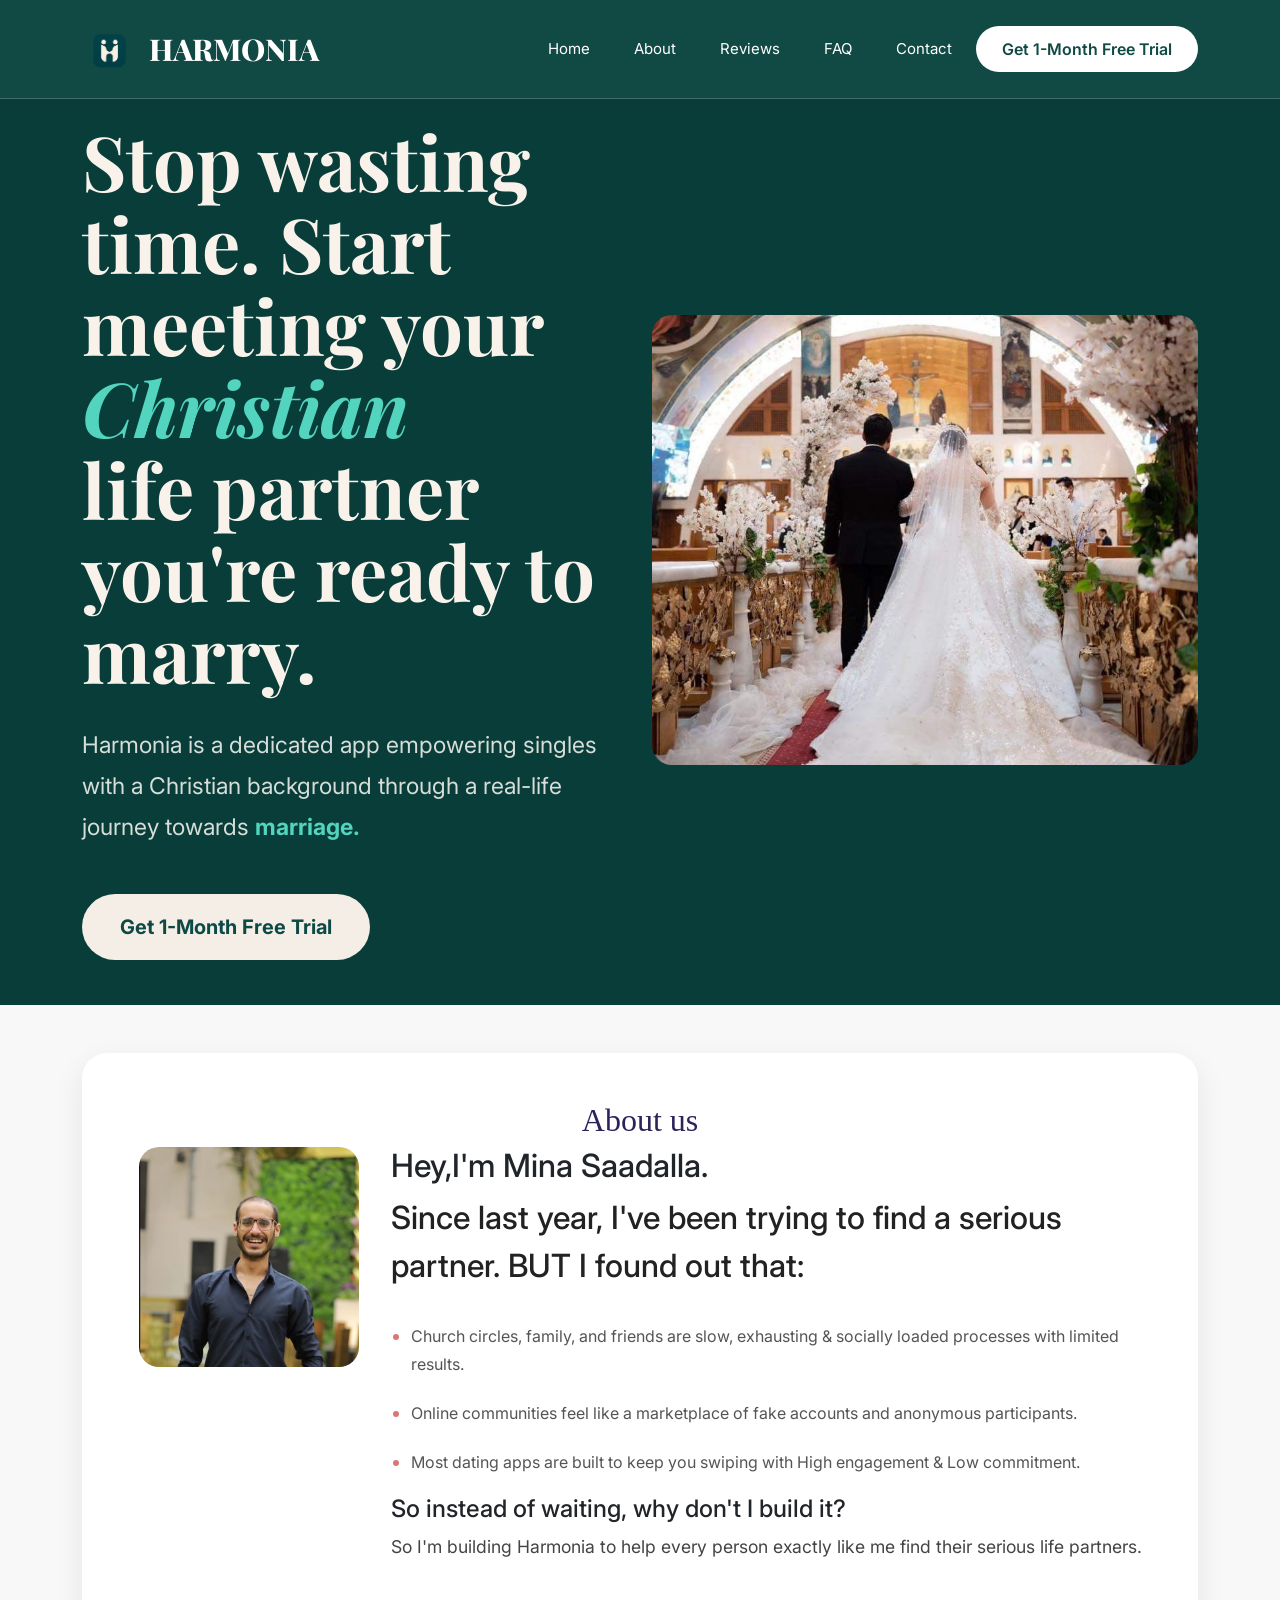
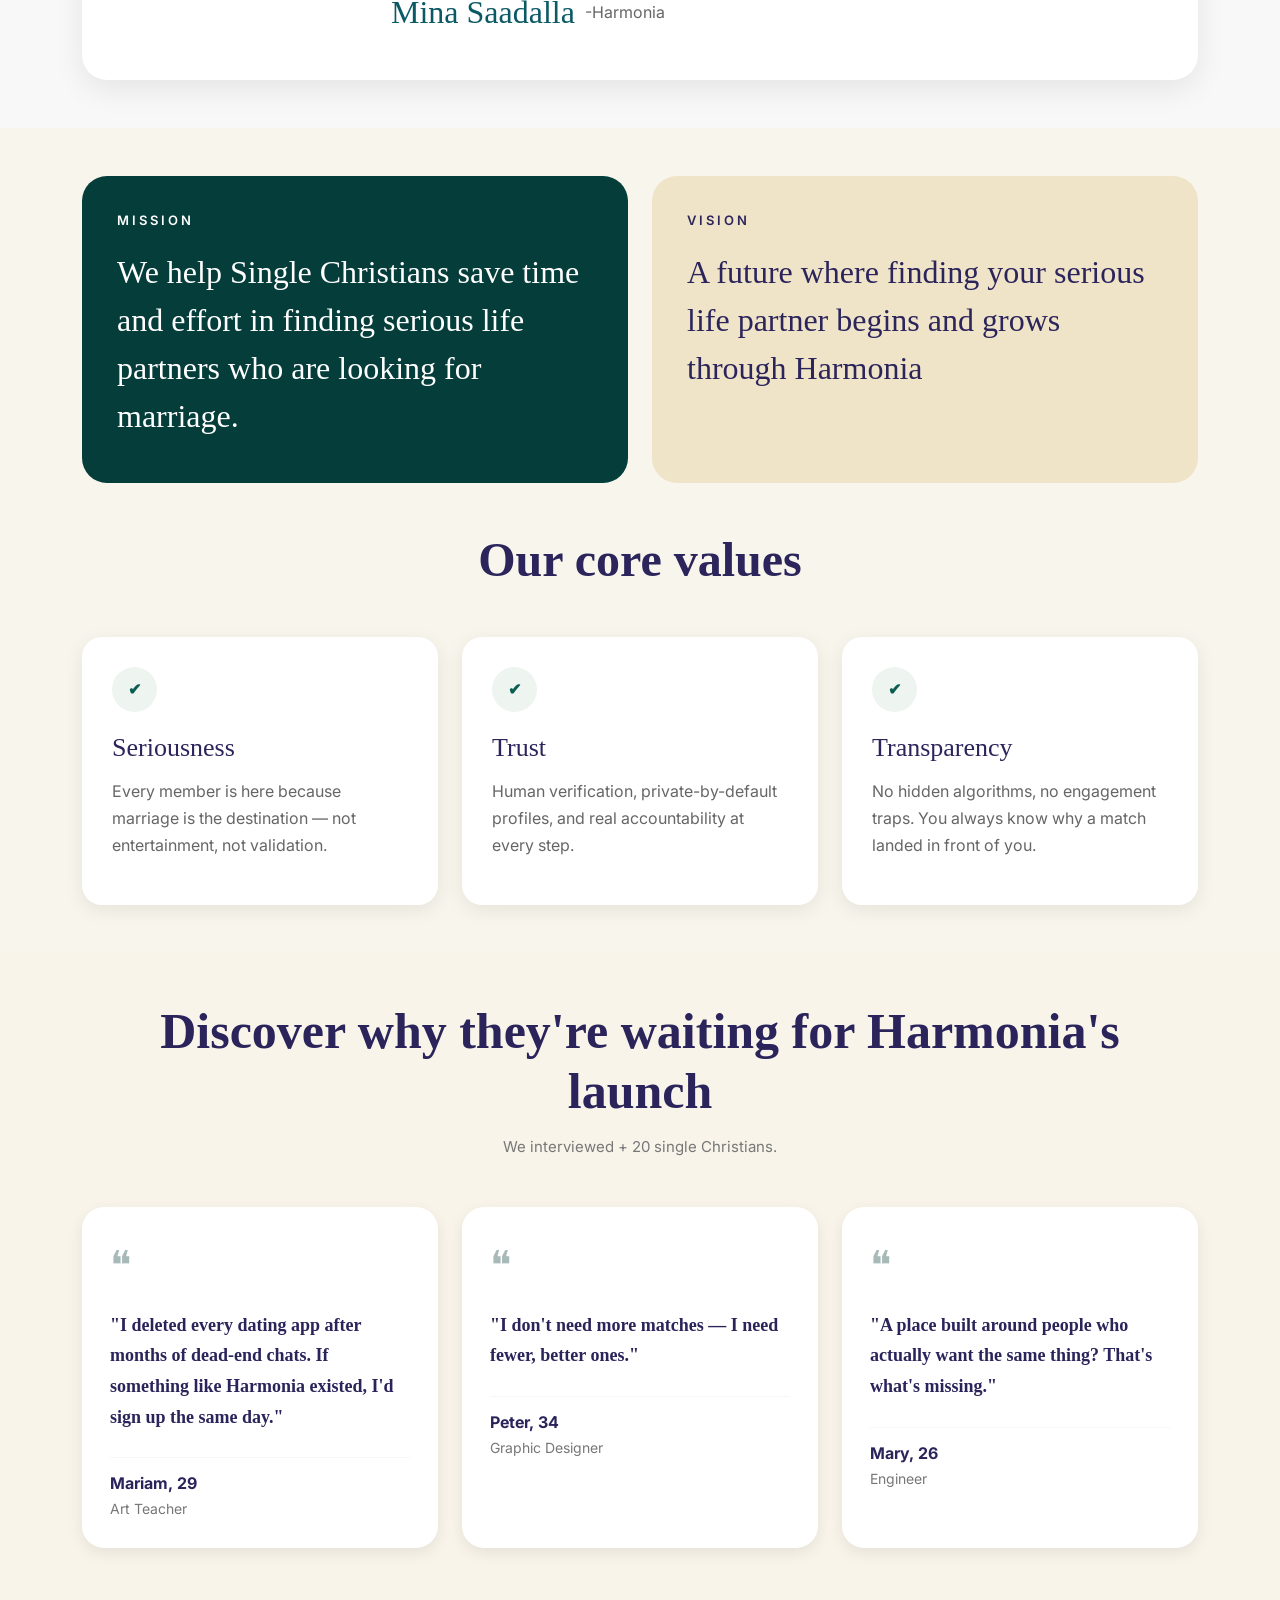
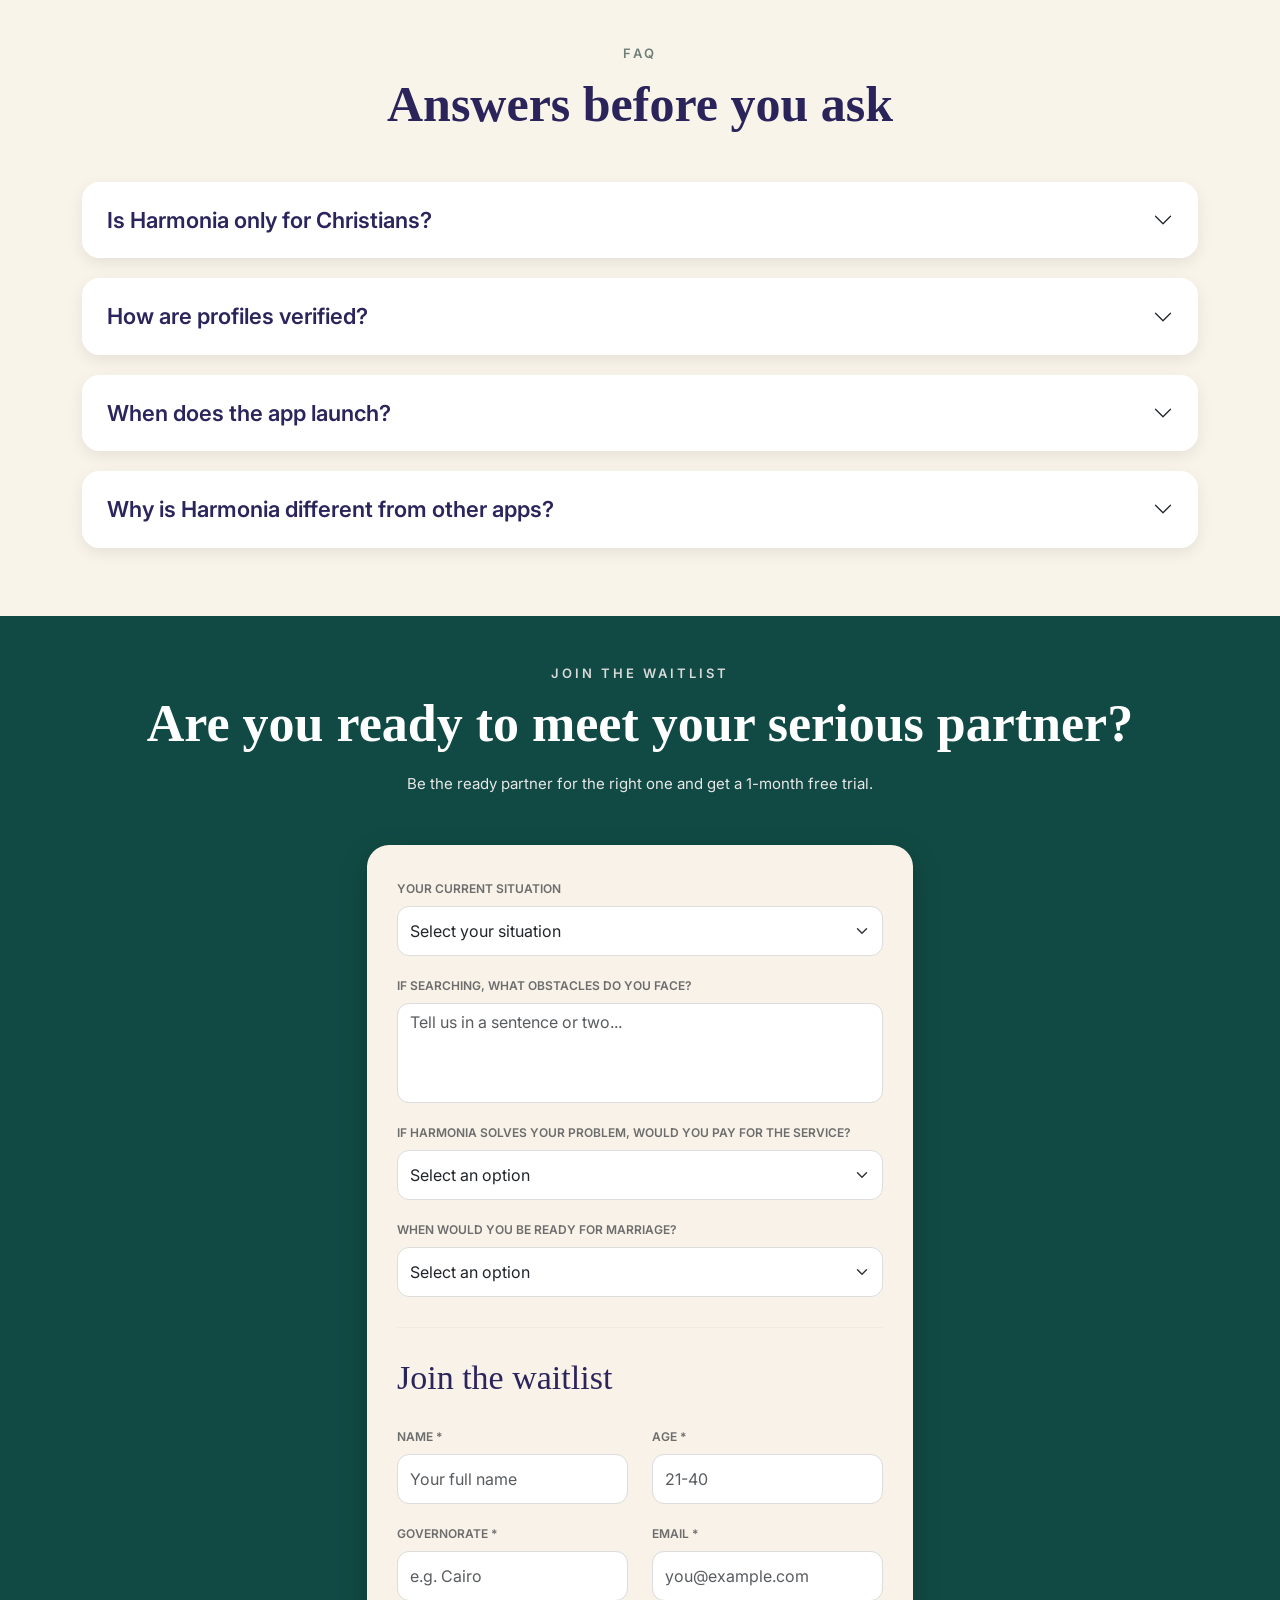
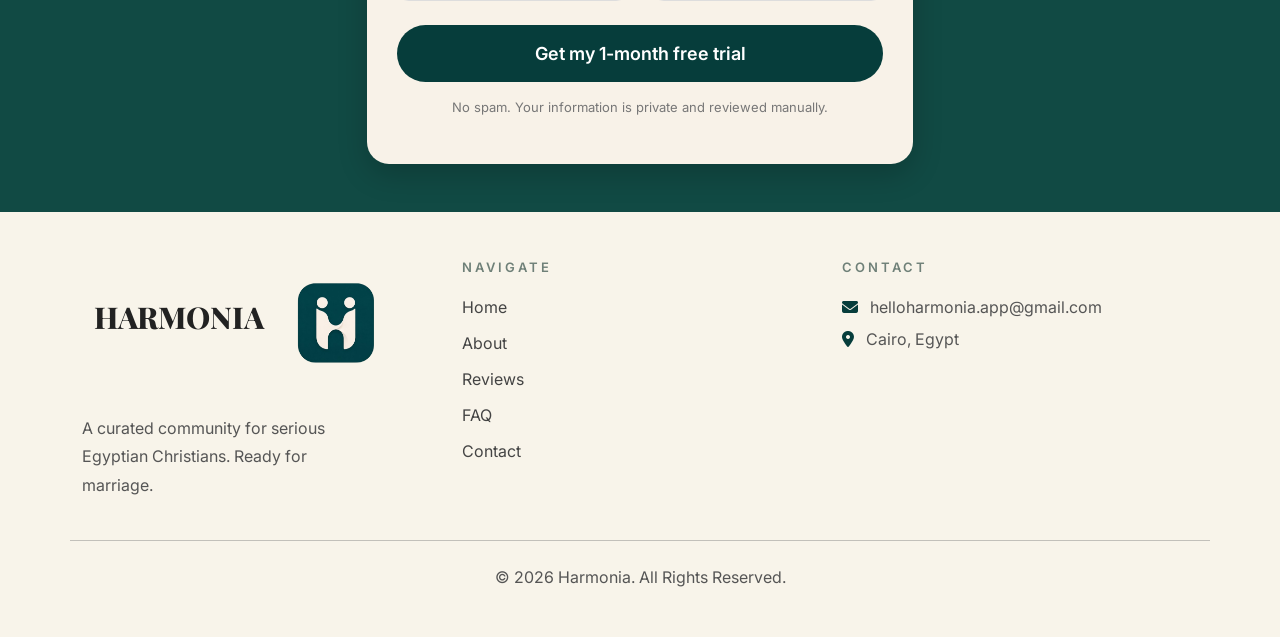
<file: index.html>
<!DOCTYPE html>
<html lang="en">
<head>
    <meta charset="UTF-8">
    <meta name="viewport" content="width=device-width, initial-scale=1.0">
    <title>Harmonia</title>

   
    <link href="https://cdn.jsdelivr.net/npm/bootstrap@5.3.3/dist/css/bootstrap.min.css" rel="stylesheet">

  
    <link rel="stylesheet"
        href="https://cdnjs.cloudflare.com/ajax/libs/font-awesome/6.6.0/css/all.min.css">

  
    <link href="https://fonts.googleapis.com/css2?family=Playfair+Display:wght@700;800&family=Inter:wght@300;400;500;600;700&display=swap" rel="stylesheet">

    <link rel="stylesheet" href="style.css">
</head>

<body>

<nav class="navbar navbar-expand-lg fixed-top custom-navbar">

    <div class="container">

        <!-- Logo -->

        <a class="navbar-brand d-flex align-items-center" href="#">

            <img src="img/logo.png" class="logo">

            <span class="logo-title">

                HARMONIA

               
            </span>

        </a>

        <button class="navbar-toggler"
            data-bs-toggle="collapse"
            data-bs-target="#navbar">

            <span class="navbar-toggler-icon"></span>

        </button>

        <div class="collapse navbar-collapse justify-content-end"
            id="navbar">

            <ul class="navbar-nav align-items-lg-center">

                <li class="nav-item">
                    <a href="#home" class="nav-link active">Home</a>
                </li>

                <li class="nav-item">
                    <a href="#about" class="nav-link">About</a>
                </li>

                

                <li class="nav-item">
                    <a href="#reviews" class="nav-link">Reviews</a>
                </li>

                <li class="nav-item">
                    <a href="#faq" class="nav-link">FAQ</a>
                </li>

                <li class="nav-item">
                    <a href="#footer" class="nav-link">Contact</a>
                </li>

                

                <li class="nav-item ms-lg-3">
                         <a href="#form">

                    <button class="btn wait-btn">

                        Get 1-Month Free Trial

                    </button>
                        </a>
                </li>

            </ul>

        </div>

    </div>

</nav>



<section class="hero" id="home">

    <div class="container">

        <div class="row align-items-center">

            <!-- LEFT -->

            <div class="col-lg-6">

            

                <h1 class="hero-title">

                   Stop wasting  <br>

                    time. Start meeting your 

                    <span>

                       Christian

                    </span>

                    <br>

                   life partner you're ready to marry.
                </h1>

                <p class="hero-text">

                   Harmonia is a dedicated app empowering singles with a Christian background through a real-life journey towards
                    <span class="red">

                        marriage.

                    </span>

                </p>


                  <div class="hero-buttons">

                    <a href="#form" class="free-btn">

                        Get 1-Month Free Trial

                    </a>

                  
                 </div> 


             


            </div>

            <!-- RIGHT -->

            

<div class="col-lg-6">



  <div id="heroSlider" class="carousel slide carousel-fade"
     data-bs-ride="carousel"
     data-bs-interval="2000">

    <div class="carousel-inner">

        <div class="carousel-item active">
            <img src="img/a.jpeg" class="d-block w-100 slider-img" alt="Image 1">
        </div>

        <div class="carousel-item">
            <img src="img/b.jpeg" class="d-block w-100 slider-img" alt="Image 2">
        </div>

        <div class="carousel-item">
            <img src="img/c.jpeg" class="d-block w-100 slider-img" alt="Image 3">
        </div>

    </div>

</div>



</div>
</section>



<!-- Founder Section -->
<section class="founder py-5" id="about">
    <div class="container">
        <div class="founder-box p-4 p-lg-5">

            <div class="row align-items-start">

                <div class="section-title text-center">

                  

                  <h2>About us</h2>

                 </div>

                <!-- Image -->
                <div class="col-lg-3 text-center mb-4 mb-lg-0">
                    <img src="img/mina.jpeg" alt="Founder" class="founder-img img-fluid">
                </div>

                <!-- Content -->
                <div class="col-lg-9">
                        <h2> Hey,I'm Mina Saadalla. </h2>
                    <h2 class="founder-title">
                     Since last year, I've been trying to find a serious partner. BUT I found out that:
                    </h2>
                   

                    <ul class="founder-list">
                        <li>

                        Church circles, family, and friends are slow, exhausting & socially loaded processes with limited results. 
                       </li>

                        <li>
                        Online communities feel like a marketplace of fake accounts and anonymous participants.                         </li>

                        <li>
                             Most dating apps are built to keep you swiping with High engagement & Low commitment.                         
                            
                        </li>
                    </ul>
                          <h4>So instead of waiting, why don't I build it?</h4>

                    <p>
                        So I'm building Harmonia to help every person exactly like me find their serious life partners.                  

                    </p>

                   

                    <div class="signature">
                        <h3>Mina Saadalla</h3>
                        <span>-Harmonia</span>
                    </div>

                </div>

            </div>

        </div>
    </div>
</section>


<section class="about py-5">
    <div class="container">

        <!-- Mission & Vision -->
        <div class="row g-4">

            <div class="col-lg-6">
                <div class="mission-card h-100">
                    <span class="card-title">MISSION</span>

                    <h3>
                       We help Single Christians save time and effort in finding serious life partners who are looking for marriage.
                    </h3>
                </div>
            </div>

            <div class="col-lg-6">
                <div class="vision-card h-100">
                    <span class="card-title">VISION</span>

                    <h3>
                       A future where finding your serious life partner begins and grows through Harmonia
                    </h3>
                </div>
            </div>

        </div>

        <!-- Title -->

        <div class="text-center my-5">
            <h2 class="values-title">Our core values</h2>
        </div>

        <!-- Cards -->

        <div class="row g-4">

            <div class="col-lg-4 col-md-6">
                <div class="value-card">

                    <div class="icon">
                        ✔
                    </div>

                    <h4>Seriousness</h4>

                    <p>
                        Every member is here because marriage is the destination —
                        not entertainment, not validation.
                    </p>

                </div>
            </div>

            <div class="col-lg-4 col-md-6">
                <div class="value-card">

                    <div class="icon">
                        ✔
                    </div>

                    <h4>Trust</h4>

                    <p>
                        Human verification, private-by-default profiles, and real
                        accountability at every step.
                    </p>

                </div>
            </div>

            <div class="col-lg-4 col-md-6">
                <div class="value-card">

                    <div class="icon">
                        ✔
                    </div>

                    <h4>Transparency</h4>

                    <p>
                        No hidden algorithms, no engagement traps. You always know
                        why a match landed in front of you.
                    </p>

                </div>
            </div>

        </div>

    </div>
</section>
 




<section class="reviews py-5" id="reviews">

    <div class="container">

        <!-- Title -->
        <div class="text-center mb-5">

            <!-- <span class="section-subtitle">BETA USERS</span> -->

            <h2 class="section-title">
                Discover why they're waiting for Harmonia's launch
            </h2>

            <p class="section-text">
              We interviewed + 20 single Christians.
            </p>

        </div>

        <!-- Review Cards -->
        <div class="row g-4">

            <div class="col-lg-4 col-md-6">
                <div class="review-card">

                    <span class="quote-icon">❝</span>

                    <p class="review-text">
                        "I deleted every dating app after months of dead-end chats.
                        If something like Harmonia existed, I'd sign up the same day."
                    </p>

                    <hr>

                    <h6>Mariam, 29</h6>

                    <span class="job">
                     Art Teacher
                    </span>

                </div>
            </div>

            <div class="col-lg-4 col-md-6">
                <div class="review-card">

                    <span class="quote-icon">❝</span>

                    <p class="review-text">
                        "I don't need more matches —
                        I need fewer, better ones."
                    </p>

                    <hr>

                    <h6>Peter, 34</h6>

                    <span class="job">
                        Graphic Designer
                    </span>

                </div>
            </div>

            <div class="col-lg-4 col-md-6">
                <div class="review-card">

                    <span class="quote-icon">❝</span>

                    <p class="review-text">
                        "A place built around people who actually want the same thing?
                        That's what's missing."
                    </p>

                    <hr>

                    <h6>Mary, 26</h6>

                    <span class="job">
                        Engineer
                    </span>

                </div>
            </div>

        </div>

    </div>

</section>

<section class="faq py-5" id="faq">

    <div class="container">

        <div class="text-center mb-5">
            <span class="section-subtitle">FAQ</span>
            <h2 class="section-title">Answers before you ask</h2>
        </div>

        <div class="accordion" id="faqAccordion">

            <div class="accordion-item">
                <h2 class="accordion-header">
                    <button class="accordion-button collapsed"
                            type="button"
                            data-bs-toggle="collapse"
                            data-bs-target="#faq1">

                        Is Harmonia only for Christians?
                    </button>
                </h2>

                <div id="faq1"
                     class="accordion-collapse collapse"
                     data-bs-parent="#faqAccordion">

                    <div class="accordion-body">
                     Yes. Harmonia is built exclusively for single Christians in Egypt (ages 21–40) seeking marriage-minded partners.                     </div>

                </div>
            </div>

            <div class="accordion-item" id="faq">
                <h2 class="accordion-header">
                    <button class="accordion-button collapsed"
                            type="button"
                            data-bs-toggle="collapse"
                            data-bs-target="#faq2">

                        How are profiles verified?
                    </button>
                </h2>

                <div id="faq2"
                     class="accordion-collapse collapse"
                     data-bs-parent="#faqAccordion">

                    <div class="accordion-body">
                    Every profile is personally reviewed. We validate identity, denomination, and intent — no bots, no ghost accounts. Your personal data is never shared. When does the app launch?                    </div>

                </div>
            </div>

            <div class="accordion-item">
                <h2 class="accordion-header">
                    <button class="accordion-button collapsed"
                            type="button"
                            data-bs-toggle="collapse"
                            data-bs-target="#faq3">

                        When does the app launch?
                    </button>
                </h2>

                <div id="faq3"
                     class="accordion-collapse collapse"
                     data-bs-parent="#faqAccordion">

                    <div class="accordion-body">
                    General launch follows soon after. Join the waitlist so we can decide how Harmonia gets built,              
                      </div>

                </div>
            </div>


            <div class="accordion-item">
    <h2 class="accordion-header">
        <button class="accordion-button collapsed"
                type="button"
                data-bs-toggle="collapse"
                data-bs-target="#faq4">

            Why is Harmonia different from other apps?
        </button>
    </h2>

    <div id="faq4"
         class="accordion-collapse collapse"
         data-bs-parent="#faqAccordion">

        <div class="accordion-body">
           No endless swiping. No marketplace vibe. A small, curated number of matches based on faith, values, and life goals — plus guided conversations and optional in-person events

    </div>
</div>


</section>



<section class="waitlist py-5" id="form">

    <div class="container">

        <!-- Title -->
        <div class="text-center mb-5">

            <span class="section-subtitle">
                JOIN THE WAITLIST
            </span>

            <h2 class="section-title">
                Are you ready to meet your serious partner?
            </h2>

            <p class="section-text">
              Be the ready partner for the right one and get a 1-month free trial.
            </p>

        </div>

        <!-- Form Card -->
        <div class="row justify-content-center">

            <div class="col-lg-6">

                <div class="form-card">

                    <form action="https://formsubmit.co/helloharmonia.app@gmail.com" method="POST">

                        <!-- <input type="hidden" name="_next" value="thank-you.html"> -->
                        <input type="hidden" name="_template" value="table">
                        <input type="hidden" name="_captcha" value="false">

                        <!-- Situation -->
                        <div class="mb-3">

                            <label class="form-label">
                                Your Current Situation
                            </label>

                            <select class="form-select" name="Situation" required>
                                <option value="" selected disabled>Select your situation</option>
                                <option value="Searching for a partner">Searching for a partner</option>
                                <option value="Helping a relative or friend">Helping a relative or friend</option>
                                <option value="Parent">Parent</option>
                            </select>

                        </div>

                        <!-- Obstacles -->
                        <div class="mb-3">

                            <label class="form-label">
                                If searching, what obstacles do you face?
                            </label>

                            <textarea
                                class="form-control"
                                rows="3"
                                name="Obstacles"
                                placeholder="Tell us in a sentence or two..."
                                required></textarea>

                        </div>

                        <!-- Payment -->
                        <div class="mb-3">

                            <label class="form-label">
                                If Harmonia solves your problem,
                                would you pay for the service?
                            </label>

                            <select class="form-select" name="Payment" required>
                                <option value="" selected disabled>Select an option</option>
                                <option>Yes, definitely</option>
                                <option>Maybe--depends on price</option>
                                <option>Not sure yet</option>
                            </select>

                        </div>

                        <!-- Marriage -->
                        <div class="mb-4">

                            <label class="form-label">
                                When would you be ready for marriage?
                            </label>

                            <select class="form-select" name="Marriage" required>
                                <option value="" selected disabled>Select an option</option>
                                <option>Within 6 months</option>
                                <option>Within 1 year</option>
                                <option>1-2 years</option>
                                <option>Open, when it's right</option>
                            </select>

                        </div>

                        <hr>

                        <h4 class="mb-4">
                            Join the waitlist
                        </h4>

                        <div class="row">

                            <div class="col-md-6 mb-3">
                                <label class="form-label">Name *</label>
                                <input type="text"
                                       class="form-control"
                                       name="Name"
                                       placeholder="Your full name"
                                       required>
                            </div>

                            <div class="col-md-6 mb-3">
                                <label class="form-label">Age *</label>
                                <input type="number"
                                       class="form-control"
                                       name="Age"
                                       placeholder="21-40"
                                       required>
                            </div>

                            <div class="col-md-6 mb-3">
                                <label class="form-label">Governorate *</label>
                                <input type="text"
                                       class="form-control"
                                       name="Governorate"
                                       placeholder="e.g. Cairo"
                                       required>
                            </div>

                            <div class="col-md-6 mb-4">
                                <label class="form-label">Email *</label>
                                <input type="email"
                                       class="form-control"
                                       name="Email"
                                       placeholder="you@example.com"
                                       required>
                            </div>

                        </div>

                     
                       <button type="submit" class="btn submit-btn w-100">
                          
                        
                          Get my 1-month free trial
                        </button>
                     

                        <p class="text-center small-text mt-3">
                            No spam. Your information is private and reviewed manually.
                        </p>

                    </form>

                </div>

            </div>

        </div>

    </div>

</section>








<footer class="footer py-5" id="footer">

     <div class="container">

        <div class="row gy-5">

            <!-- Logo -->
            <div class="col-lg-4">
             <span class="logo-title2">

                HARMONIA

               
            </span>
                <img src="logo.png" alt="Harmonia Logo" class="footer-logo">

                <p class="footer-text mt-4">
                     A curated community for serious Egyptian Christians. Ready for marriage.
                </p>

            </div>

            <!-- Navigation -->
            <div class="col-lg-4">

                <h6 class="footer-title">NAVIGATE</h6>

                <ul class="footer-links">

                    <li><a href="#home">Home</a></li>

                    <li><a href="#about">About</a></li>

                    <li><a href="#reviews">Reviews</a></li>

                    <li><a href="#faq">FAQ</a></li>

                    <li><a href="#footer">Contact</a></li>

                </ul>

            </div>

            <!-- Contact -->
            <div class="col-lg-4">

                <h6 class="footer-title">CONTACT</h6>

                <p class="mb-2">
                    <i class="fa-solid fa-envelope"></i>

                    helloharmonia.app@gmail.com               
 
                </p>

                <p class="mb-4">
                    <i class="fa-solid fa-location-dot"></i>
                    Cairo, Egypt
                </p>

                
            </div>


             <hr class="my-4">

               <div class="text-center">

               <p class="mb-0">
                © 2026 Harmonia. All Rights Reserved.
                </p>

             </div>



    </div>

</footer>






<script src="https://cdn.jsdelivr.net/npm/bootstrap@5.3.3/dist/js/bootstrap.bundle.min.js"></script>

</body>
</html>
</file>
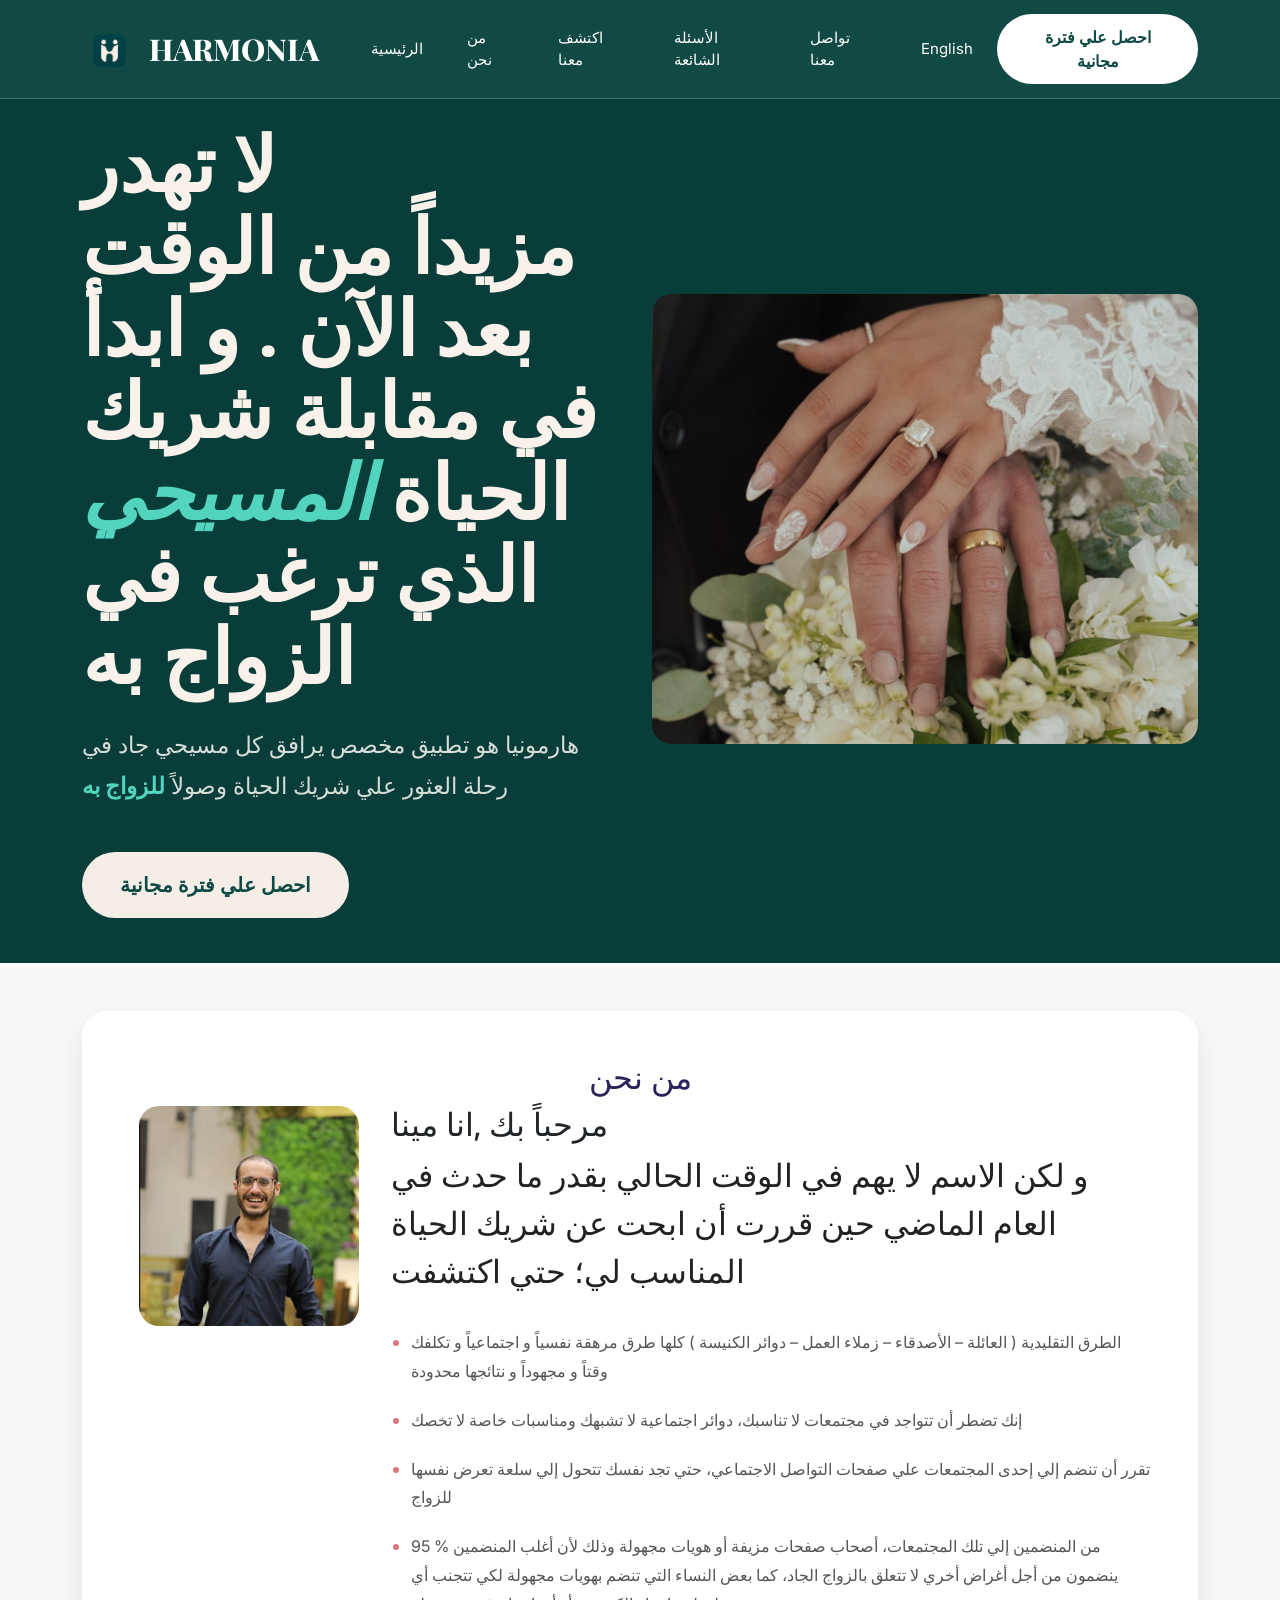
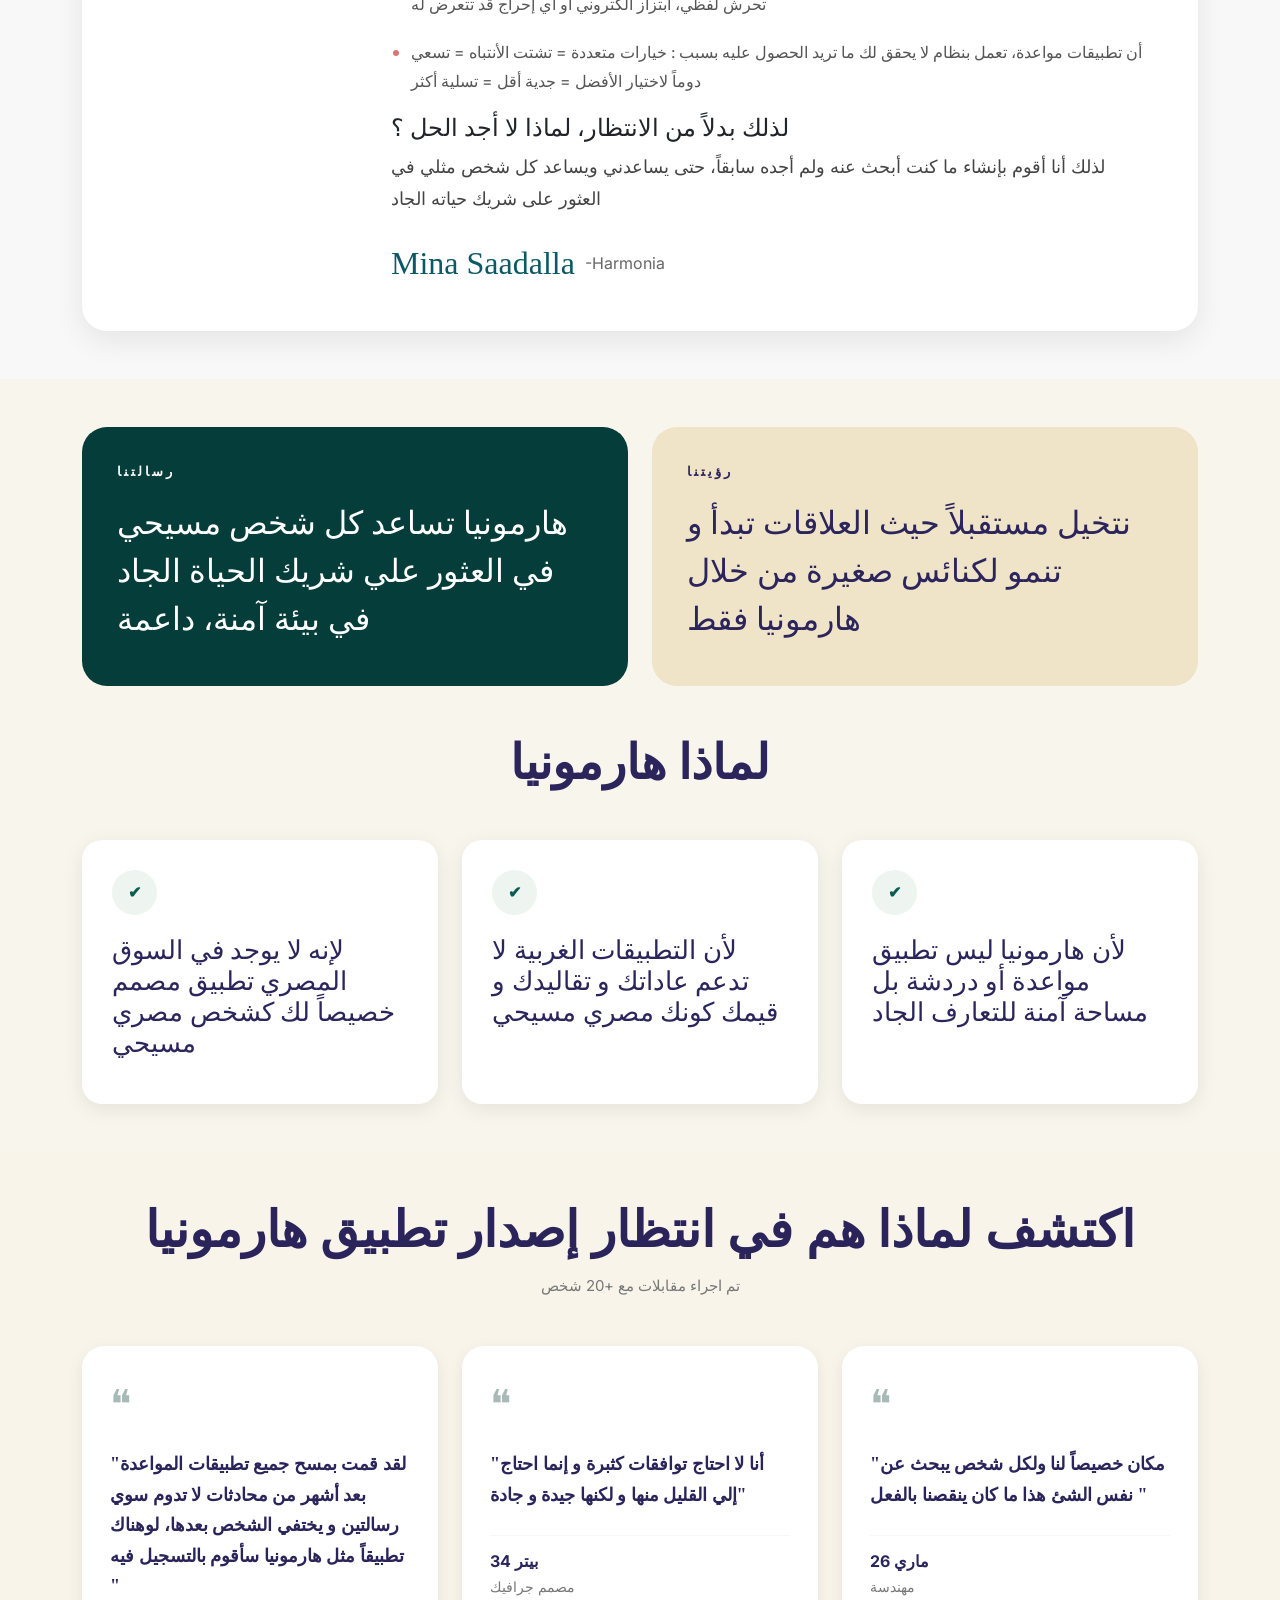
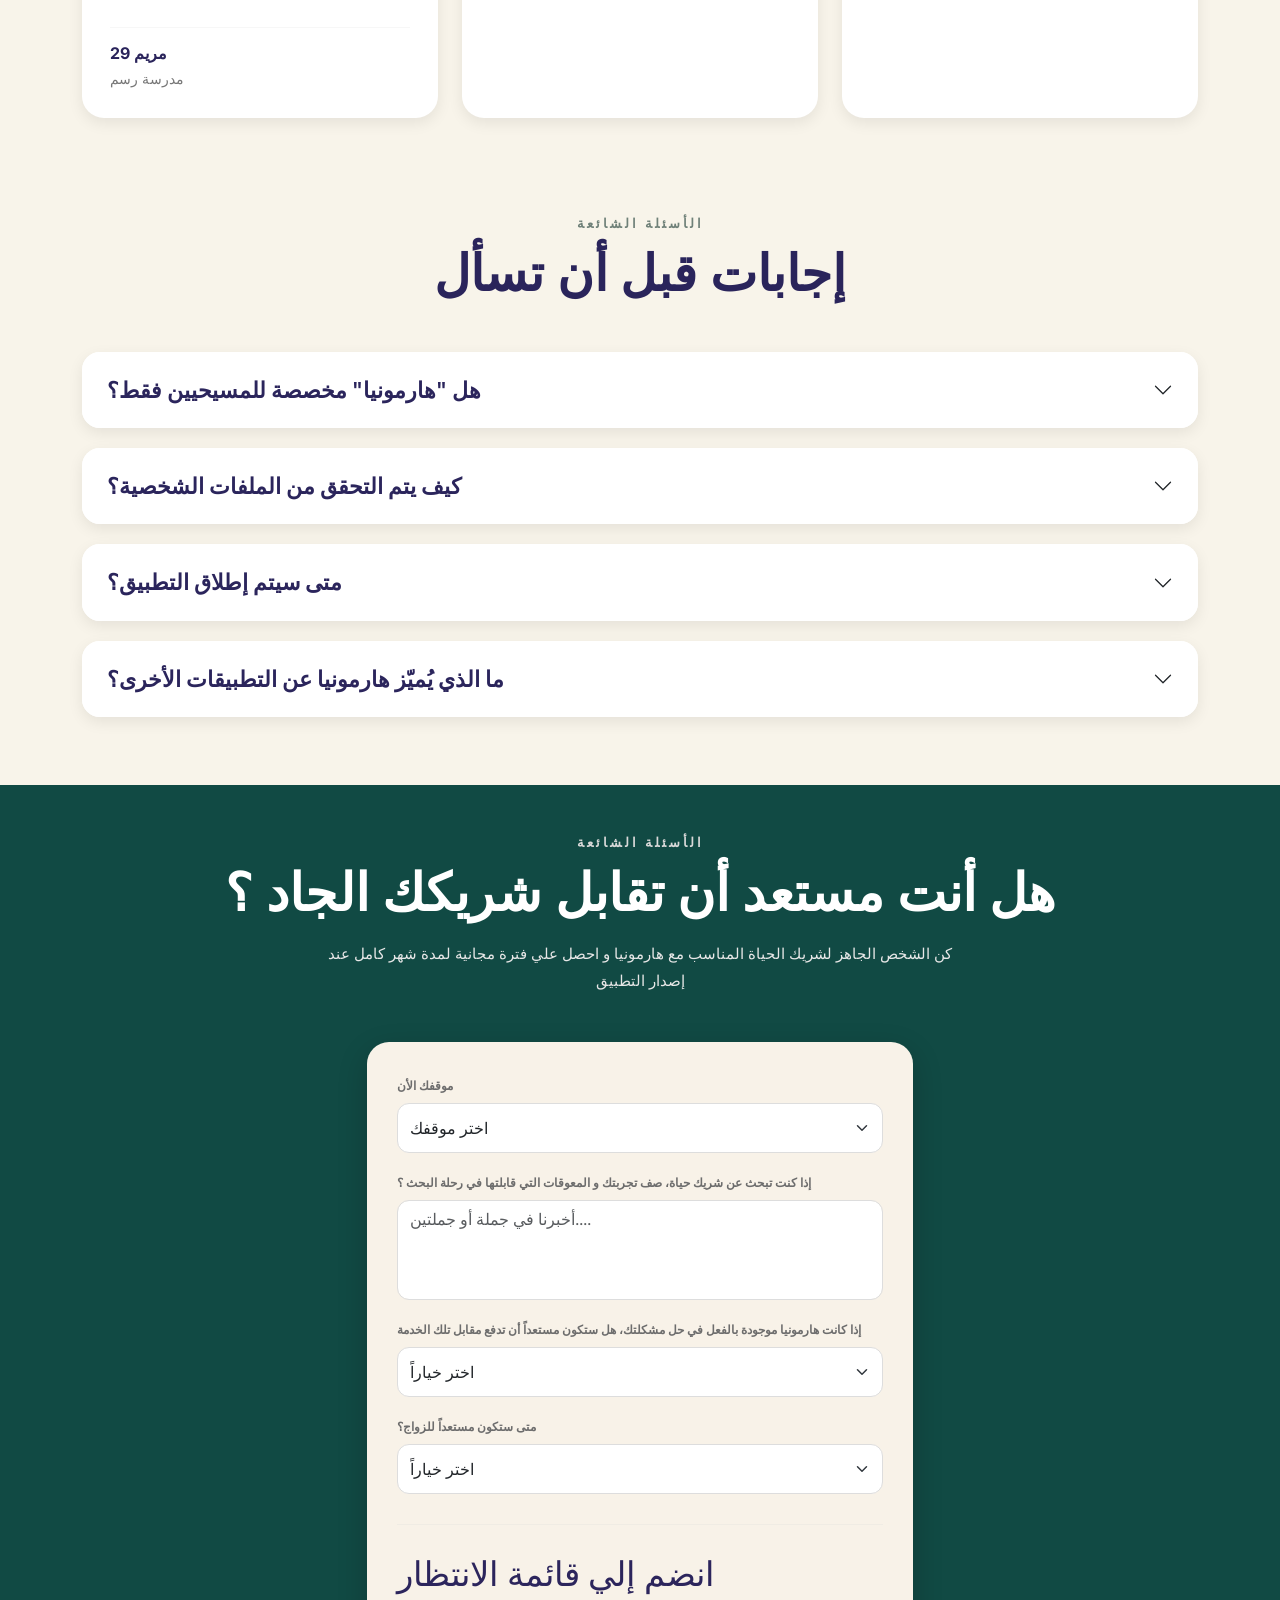
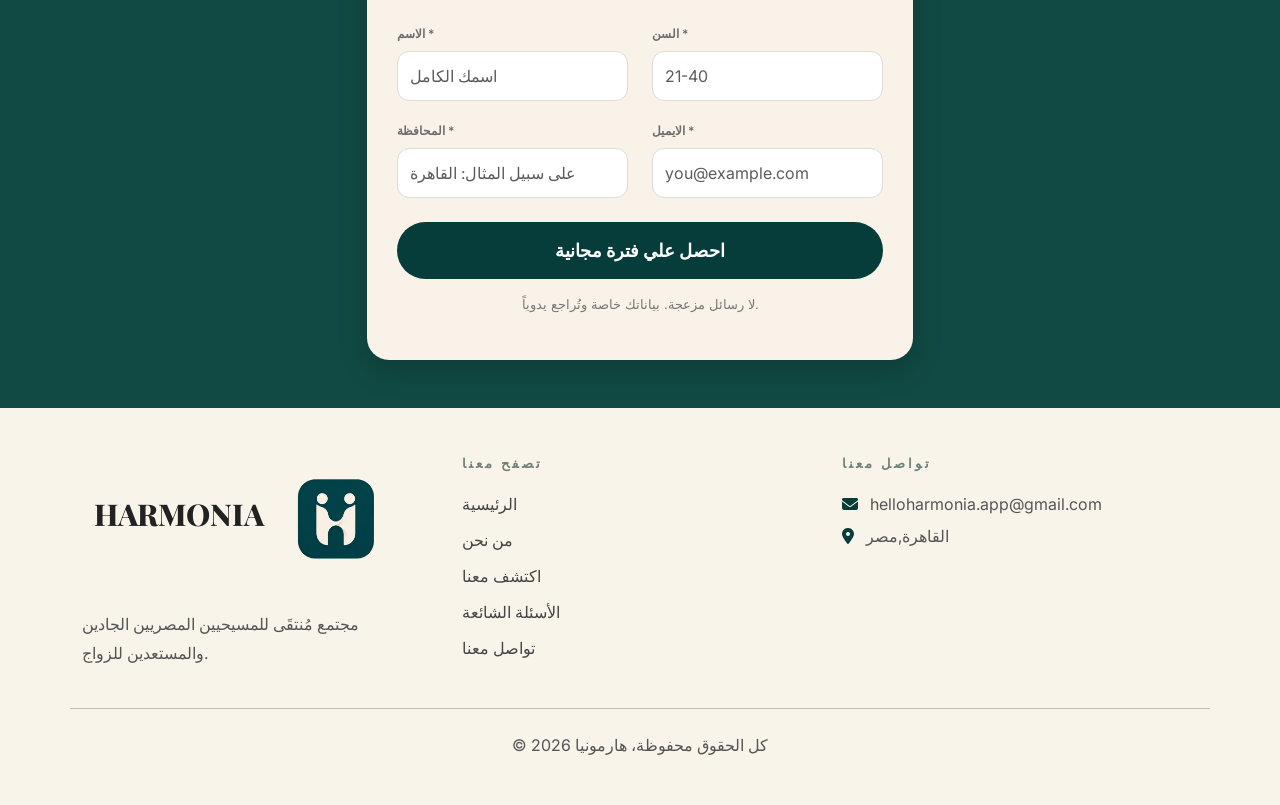
<file: index_arabic.html>
<!DOCTYPE html>
<html lang="en">
<head>
    <meta charset="UTF-8">
    <meta name="viewport" content="width=device-width, initial-scale=1.0">
    <title>Harmonia</title>

   
    <link href="https://cdn.jsdelivr.net/npm/bootstrap@5.3.3/dist/css/bootstrap.min.css" rel="stylesheet">

  
    <link rel="stylesheet"
        href="https://cdnjs.cloudflare.com/ajax/libs/font-awesome/6.6.0/css/all.min.css">

  
    <link href="https://fonts.googleapis.com/css2?family=Playfair+Display:wght@700;800&family=Inter:wght@300;400;500;600;700&display=swap" rel="stylesheet">

    <link rel="stylesheet" href="style.css">
</head>

<body>

<nav class="navbar navbar-expand-lg fixed-top custom-navbar">

    <div class="container">

        <!-- Logo -->

        <a class="navbar-brand d-flex align-items-center" href="#">

            <img src="img/logo.png" class="logo">

            <span class="logo-title">

                HARMONIA

               
            </span>

        </a>

        <button class="navbar-toggler"
            data-bs-toggle="collapse"
            data-bs-target="#navbar">

            <span class="navbar-toggler-icon"></span>

        </button>

        <div class="collapse navbar-collapse justify-content-end"
            id="navbar">

            <ul class="navbar-nav align-items-lg-center">

                <li class="nav-item">
                    <a href="#home" class="nav-link active"> الرئيسية </a>
                </li>

                <li class="nav-item">
                    <a href="#about" class="nav-link"> من نحن </a>
                </li>

                

                <li class="nav-item">
                    <a href="#reviews" class="nav-link">اكتشف معنا</a>
                </li>

                <li class="nav-item">
                    <a href="#faq" class="nav-link">الأسئلة الشائعة</a>
                </li>

                <li class="nav-item">
                    <a href="#footer" class="nav-link">تواصل معنا </a>
                </li>

           
                <li class="nav-item2">
                 <a href="index.html" class="nav-link">English</a>
                </li>
          
                

                <li class="nav-item ms-lg-3">
                         <a href="#form">

                    <button class="btn wait-btn">

                     احصل علي فترة مجانية  
                    </button>
                        </a>
                </li>

            </ul>

        </div>

    </div>

</nav>



<section class="hero" id="home">

    <div class="container">

        <div class="row align-items-center">

            <!-- LEFT -->

            <div class="col-lg-6">

            

                <h1 class="hero-title">

                  لا تهدر   <br>

                           مزيداً من الوقت بعد الآن . و ابدأ في مقابلة شريك الحياة 

                    <span>

                       المسيحي

                    </span>

                    <br>

                  الذي ترغب في الزواج به
                </h1>

                <p class="hero-text">

                  هارمونيا هو تطبيق مخصص يرافق كل مسيحي جاد في رحلة العثور علي شريك الحياة وصولاً 
                    <span class="red">

                       للزواج به

                    </span>

                </p>


                  <div class="hero-buttons">

                    <a href="#form" class="free-btn">

                        احصل علي فترة مجانية 

                    </a>

                  
                 </div> 


             


            </div>

            <!-- RIGHT -->

            

<div class="col-lg-6">



  <div id="heroSlider" class="carousel slide carousel-fade"
     data-bs-ride="carousel"
     data-bs-interval="2000">

    <div class="carousel-inner">

        <div class="carousel-item active">
            <img src="img/a.jpeg" class="d-block w-100 slider-img" alt="Image 1">
        </div>

        <div class="carousel-item">
            <img src="img/b.jpeg" class="d-block w-100 slider-img" alt="Image 2">
        </div>

        <div class="carousel-item">
            <img src="img/c.jpeg" class="d-block w-100 slider-img" alt="Image 3">
        </div>

    </div>

</div>



</div>
</section>



<!-- Founder Section -->
<section class="founder py-5" id="about">
    <div class="container">
        <div class="founder-box p-4 p-lg-5">

            <div class="row align-items-start">

                <div class="section-title text-center">

                  

                  <h2>من نحن</h2>

                 </div>

                <!-- Image -->
                <div class="col-lg-3 text-center mb-4 mb-lg-0">
                    <img src="img/mina.jpeg" alt="Founder" class="founder-img img-fluid">
                </div>

                <!-- Content -->
                <div class="col-lg-9">
                        <h2> مرحباً بك ,انا مينا
                        </h2>
                    <h2 class="founder-title">
                    و لكن الاسم لا يهم في الوقت الحالي بقدر ما حدث في العام الماضي حين قررت أن ابحت عن شريك الحياة المناسب لي؛ حتي اكتشفت
                    </h2>
                   

                    <ul class="founder-list">
                       <li>

                    	الطرق التقليدية ( العائلة – الأصدقاء – زملاء العمل – دوائر الكنيسة ) كلها طرق مرهقة نفسياً و اجتماعياً و تكلفك وقتاً و مجهوداً و نتائجها محدودة                       </li>

                        <li>
                        	إنك تضطر أن تتواجد في مجتمعات لا تناسبك، دوائر اجتماعية لا تشبهك ومناسبات خاصة لا تخصك                          </li>

                        <li>
                    	تقرر أن تنضم إلي إحدى المجتمعات علي صفحات التواصل الاجتماعي، حتي تجد نفسك تتحول إلي سلعة تعرض نفسها للزواج  </li>

                      


                       <li>
                        	95 % من المنضمين إلي تلك المجتمعات، أصحاب صفحات مزيفة أو هويات مجهولة وذلك لأن أغلب المنضمين ينضمون من أجل أغراض أخري لا تتعلق بالزواج الجاد، كما بعض النساء التي تنضم بهويات مجهولة لكي تتجنب أي تحرش لفظي، ابتزاز الكتروني أو أي إحراج قد تتعرض له               
                        </li>

                      
                     <li>
                        	أن تطبيقات مواعدة، تعمل بنظام لا يحقق لك ما تريد الحصول عليه بسبب :
                          خيارات متعددة = تشتت الأنتباه =  تسعي دوماً لاختيار الأفضل = جدية أقل = تسلية أكثر
                      


                    </ul>
                          <h4>لذلك بدلاً من الانتظار، لماذا لا أجد الحل ؟</h4>

                    <p>
                      لذلك أنا أقوم بإنشاء ما كنت أبحث عنه ولم أجده سابقاً، حتى يساعدني ويساعد كل شخص مثلي في العثور على شريك حياته الجاد 
                    </p>

                   

                    <div class="signature">
                        <h3>Mina Saadalla</h3>
                        <span>-Harmonia</span>
                    </div>

                </div>

            </div>

        </div>
    </div>
</section>


<section class="about py-5">
    <div class="container">

        <!-- Mission & Vision -->
        <div class="row g-4">

            <div class="col-lg-6">
                <div class="mission-card h-100">
                    <span class="card-title">رسالتنا</span>

                    <h3>
                     هارمونيا تساعد كل شخص مسيحي في العثور علي شريك الحياة الجاد في بيئة آمنة، داعمة 
                </div>
            </div>

            <div class="col-lg-6">
                <div class="vision-card h-100">
                    <span class="card-title">رؤيتنا</span>

                    <h3>
                      نتخيل مستقبلاً حيث العلاقات تبدأ و تنمو لكنائس صغيرة من خلال هارمونيا فقط
                    </h3>
                </div>
            </div>

        </div>

        <!-- Title -->

        <div class="text-center my-5">
            <h2 class="values-title">لماذا هارمونيا </h2>
        </div>

        <!-- Cards -->

        <div class="row g-4">

            <div class="col-lg-4 col-md-6">
                <div class="value-card">

                    <div class="icon">
                        ✔
                    </div>

                   

                    <h4>
                      لإنه لا يوجد في السوق المصري تطبيق مصمم خصيصاً لك كشخص مصري مسيحي
                    </h4>
                    

                </div>
            </div>

            <div class="col-lg-4 col-md-6">
                <div class="value-card">

                    <div class="icon">
                        ✔
                    </div>

                    <h4>لأن التطبيقات الغربية لا تدعم عاداتك و تقاليدك و قيمك كونك مصري مسيحي </h4>

                    

                </div>
            </div>

            <div class="col-lg-4 col-md-6">
                <div class="value-card">

                    <div class="icon">
                        ✔
                    </div>

                    <h4>لأن هارمونيا ليس تطبيق مواعدة أو دردشة 
                      بل مساحة آمنة للتعارف الجاد
                     </h4>

                   

                </div>
            </div>

        </div>

    </div>
</section>
 




<section class="reviews py-5" id="reviews">

    <div class="container">

        <!-- Title -->
        <div class="text-center mb-5">

           

            <h2 class="section-title">
              اكتشف لماذا هم في انتظار إصدار تطبيق هارمونيا 
            </h2>

            <p class="section-text">
            تم اجراء مقابلات مع +20 شخص
            </p>

        </div>

        <!-- Review Cards -->
        <div class="row g-4">

            <div class="col-lg-4 col-md-6">
                <div class="review-card">

                    <span class="quote-icon">❝</span>

                    <p class="review-text">
                        "لقد قمت بمسح جميع تطبيقات المواعدة بعد أشهر من محادثات لا تدوم سوي رسالتين و يختفي الشخص بعدها، لوهناك تطبيقاً مثل هارمونيا سأقوم بالتسجيل فيه "
                    </p>

                    <hr>

                    <h6>مريم 29 </h6>

                    <span class="job">
                     مدرسة رسم 
                    </span>

                </div>
            </div>

            <div class="col-lg-4 col-md-6">
                <div class="review-card">

                    <span class="quote-icon">❝</span>

                    <p class="review-text">
                        "أنا لا احتاج توافقات كثبرة و إنما احتاج إلي القليل منها و لكنها جيدة و جادة"
                    </p>

                    <hr>

                    <h6>بيتر 34 </h6>

                    <span class="job">
                         مصمم جرافيك 
                    </span>

                </div>
            </div>

            <div class="col-lg-4 col-md-6">
                <div class="review-card">

                    <span class="quote-icon">❝</span>

                    <p class="review-text">
                        "مكان خصيصاً لنا 
                        ولكل شخص يبحث عن نفس الشئ
                       هذا ما كان ينقصنا بالفعل
                       "
                    </p>

                    <hr>

                    <h6>ماري 26 </h6>

                    <span class="job">
                      مهندسة
                    </span>

                </div>
            </div>

        </div>

    </div>

</section>

<section class="faq py-5" id="faq">

    <div class="container">

        <div class="text-center mb-5">
            <span class="section-subtitle">الأسئلة الشائعة</span>
            <h2 class="section-title">إجابات قبل أن تسأل</h2>
        </div>

        <div class="accordion" id="faqAccordion">

            
            <div class="accordion-item">
                <h2 class="accordion-header">
                    <button class="accordion-button collapsed"
                            type="button"
                            data-bs-toggle="collapse"
                            data-bs-target="#faq1">

                        هل "هارمونيا" مخصصة للمسيحيين فقط؟
                    </button>
                </h2>

                <div id="faq1"
                     class="accordion-collapse collapse"
                     data-bs-parent="#faqAccordion">

                    <div class="accordion-body">
                        نعم، صُممت منصة "هارمونيا" (Harmonia) خصيصاً للمسيحيين العازبين في مصر (الذين تتراوح أعمارهم بين 21 و40 عاماً) ممن يبحثون عن شركاء بهدف الزواج.
                    </div>

                </div>
            </div>

            
            <div class="accordion-item">
                <h2 class="accordion-header">
                    <button class="accordion-button collapsed"
                            type="button"
                            data-bs-toggle="collapse"
                            data-bs-target="#faq2">

                        كيف يتم التحقق من الملفات الشخصية؟
                    </button>
                </h2>

                <div id="faq2"
                     class="accordion-collapse collapse"
                     data-bs-parent="#faqAccordion">

                    <div class="accordion-body">
                        تتم مراجعة كل ملف شخصي يدوياً؛ إذ نتحقق من الهوية والانتماء المذهبي والغرض من الاستخدام، فلا وجود للروبوتات أو الحسابات الوهمية، كما أن بياناتك الشخصية تظل سرية ولا تتم مشاركتها أبداً.
                    </div>

                </div>
            </div>

           
            <div class="accordion-item">
                <h2 class="accordion-header">
                    <button class="accordion-button collapsed"
                            type="button"
                            data-bs-toggle="collapse"
                            data-bs-target="#faq3">

                        متى سيتم إطلاق التطبيق؟
                    </button>
                </h2>

                <div id="faq3"
                     class="accordion-collapse collapse"
                     data-bs-parent="#faqAccordion">

                    <div class="accordion-body">
                        الإطلاق العام يتبع بعد فترة وجيزة. انضم إلى قائمة الانتظار حتى نتمكن من تحديد كيفية بناء هارمونيا.
                    </div>

                </div>
            </div>

           
            <div class="accordion-item">
                <h2 class="accordion-header">
                    <button class="accordion-button collapsed"
                            type="button"
                            data-bs-toggle="collapse"
                            data-bs-target="#faq4">

                        ما الذي يُميّز هارمونيا عن التطبيقات الأخرى؟
                    </button>
                </h2>

                <div id="faq4"
                     class="accordion-collapse collapse"
                     data-bs-parent="#faqAccordion">

                    <div class="accordion-body">
                        لا حاجة للتمرير اللانهائي، ولا أجواء أسواق المواعدة التقليدية. ستحصل على عدد محدود ومُنتقى بعناية من الترشيحات المتوافقة معك بناءً على الإيمان والقيم وأهداف الحياة، بالإضافة إلى محادثات موجهة وفعاليات اختيارية للحضور الشخصي.
                    </div>

                </div>
            </div>

        </div>

    </div>

</section>



<section class="waitlist py-5" id="form">

    <div class="container">

        <!-- Title -->
        <div class="text-center mb-5">

            <span class="section-subtitle">
                الأسئلة الشائعة 
            </span>

            <h2 class="section-title">
               هل أنت مستعد أن تقابل شريكك الجاد ؟
            </h2>

            <p class="section-text">
              كن الشخص الجاهز لشريك الحياة المناسب مع هارمونيا و احصل علي فترة مجانية لمدة شهر كامل عند إصدار التطبيق
            </p>

        </div>
    





       <!-- Form Card -->
        <div class="row justify-content-center">

            <div class="col-lg-6">

                <div class="form-card">

                    <form action="https://formsubmit.co/helloharmonia.app@gmail.com" method="POST">

                        
                        <input type="hidden" name="_template" value="table">
                        <input type="hidden" name="_captcha" value="false">

                        <!-- Situation -->
                        <div class="mb-3">

                            <label class="form-label">
                                	موقفك الأن
                            </label>

                            <select class="form-select" name="Situation" required>
                                <option value="" selected disabled>  اختر موقفك  </option>
                                <option value="Searching for a partner">تبحث عن شريك حياة  </option>
                                <option value="Helping a relative or friend">ترغب في مساعدة قريب / صديق لك </option>
                                <option value="Parent">أحد الأبوين</option>
                            </select>

                        </div>

                        <!-- Obstacles -->
                        <div class="mb-3">

                            <label class="form-label">
                               إذا كنت تبحث عن شريك حياة، صف تجربتك و المعوقات التي قابلتها في رحلة البحث ؟
                            </label>

                            <textarea
                                class="form-control"
                                rows="3"
                                name="Obstacles"
                                placeholder="أخبرنا في جملة أو جملتين...."
                                required></textarea>

                        </div>

                        <!-- Payment -->
                        <div class="mb-3">

                            <label class="form-label">
                              	إذا كانت هارمونيا موجودة بالفعل في حل مشكلتك، هل ستكون مستعداً أن تدفع مقابل تلك الخدمة 
                            </label>

                            <select class="form-select" name="Payment" required>
                                <option value="" selected disabled>اختر خياراً</option>
                                <option>نعم </option>
                                <option>يعتمد الأمر علي السعر</option>
                                <option>لا</option>
                            </select>

                        </div>

                        <!-- Marriage -->
                        <div class="mb-4">

                            <label class="form-label">
                              متى ستكون مستعداً للزواج؟
                            </label>

                            <select class="form-select" name="Marriage" required>
                                <option value="" selected disabled>اختر خياراً</option>
                                <option>في غضون 6 أشهر</option>
                                <option>في غضون عام واحد</option>
                                <option>سنة إلى سنتين</option>
                                <option>عندما يحين الوقت المناسب</option>
                            </select>

                        </div>

                        <hr>

                        <h4 class="mb-4">
                          انضم إلي قائمة الانتظار 

                        </h4>

                        <div class="row">

                            <div class="col-md-6 mb-3">
                                <label class="form-label">الاسم *</label>
                                <input type="text"
                                       class="form-control"
                                       name="Name"
                                       placeholder="اسمك الكامل"
                                       required>
                            </div>

                            <div class="col-md-6 mb-3">
                                <label class="form-label">السن *</label>
                                <input type="number"
                                       class="form-control"
                                       name="السن"
                                       placeholder="21-40"
                                       required>
                            </div>

                            <div class="col-md-6 mb-3">
                                <label class="form-label">المحافظة *</label>
                                <input type="text"
                                       class="form-control"
                                       name="Governorate"
                                       placeholder="على سبيل المثال: القاهرة"
                                       required>
                            </div>

                            <div class="col-md-6 mb-4">
                                <label class="form-label">الايميل *</label>
                                <input type="email"
                                       class="form-control"
                                       name="Email"
                                       placeholder="you@example.com"
                                       required>
                            </div>

                        </div>

                     
                       <button type="submit" class="btn submit-btn w-100">
                          
                        
                          احصل علي فترة مجانية 
                        </button>
                     

                        <p class="text-center small-text mt-3">
                           لا رسائل مزعجة. بياناتك خاصة وتُراجع يدوياً.
                        </p>

                    </form>

                </div>

            </div>

        </div>
    </div>    


</section>








<footer class="footer py-5" id="footer">

     <div class="container">

        <div class="row gy-5">

            <!-- Logo -->
            <div class="col-lg-4">
             <span class="logo-title2">

                HARMONIA

               
            </span>
                <img src="img/logo.png" alt="Harmonia Logo" class="footer-logo">

                <p class="footer-text mt-4">
                     مجتمع مُنتقَى للمسيحيين المصريين الجادين والمستعدين للزواج.
                </p>

            </div>

            <!-- Navigation -->
            <div class="col-lg-4">

                <h6 class="footer-title"> تصفح معنا</h6>

                <ul class="footer-links">

                    <li><a href="#home">الرئيسية </a></li>

                    <li><a href="#about"> من نحن</a></li>

                    <li><a href="#reviews"> اكتشف معنا </a></li>

                    <li><a href="#faq">الأسئلة الشائعة </a></li>

                    <li><a href="#footer"> تواصل معنا  </a></li>

                </ul>

            </div>

            <!-- Contact -->
            <div class="col-lg-4">

                <h6 class="footer-title"> تواصل معنا  </h6>

                <p class="mb-2">
                    <i class="fa-solid fa-envelope"></i>

                    helloharmonia.app@gmail.com               
 
                </p>

                <p class="mb-4">
                    <i class="fa-solid fa-location-dot"></i>
                    القاهرة,مصر
                </p>

                
            </div>


             <hr class="my-4">

               <div class="text-center">

               <p class="mb-0">
                © كل الحقوق محفوظة، هارمونيا 2026
                </p>

             </div>



    </div>

</footer>






<script src="https://cdn.jsdelivr.net/npm/bootstrap@5.3.3/dist/js/bootstrap.bundle.min.js"></script>

</body>
</html>
</file>
<file: style.css>
/* =========================================
   RESET
========================================= */

*{
    margin:0;
    padding:0;
    box-sizing:border-box;
}

body{
    font-family:Inter,sans-serif;
    background:#073f3b;
}

/* =========================================
   NAVBAR
========================================= */

.custom-navbar{
    background:#114a44;
    border-bottom:1px solid rgba(255,255,255,.2);
    padding:14px 0;
}

.logo{
    width:55px;
    height:55px;
    border-radius:10px;
    margin-top: 5px;
}

.logo-title{
    margin-left:12px;
    color:#fff;
    font-size:30px;
    font-weight:800;
    font-family:"Playfair Display",serif;
}


.nav-link{
    color:#fff !important;
    margin-left:28px;
    font-size:15px;
    transition:.3s;
}

.nav-link:hover{
    color:#54d2bf !important;
}

.nav-link.active{
    color:#fff !important;
}

.wait-btn{
    background:#fff;
    color:#114a44;
    padding:10px 25px;
    border-radius:35px;
    font-weight:600;
}

.wait-btn:hover{
    background:#f2f2f2;
}

.navbar-toggler{
    border:none;
}

.navbar-toggler:focus{
    box-shadow:none;
}

/* =========================================
   HERO
========================================= */

.hero{
    min-height:100vh;
    display:flex;
    align-items:center;
    background:#083d39;
    padding-top:120px;
}

.hero-title{
    font-family:"Playfair Display",serif;
    font-size:clamp(42px,6vw,76px);
    line-height:1.08;
    color:#F8F2EA;
    font-weight:700;
}

.hero-title span{
    color:#52d4bf;
    font-style:italic;
}

.hero-text{
    color:#d7ddd9;
    margin-top:30px;
    max-width:580px;
    line-height:1.8;
    font-size:23px;
}

.red{
    color:#52d4bf;
    font-weight:bold;
}

.hero-buttons{
    display:flex;
    align-items:center;
    gap:25px;
    margin-top:45px;
    margin-bottom:45px;
    flex-wrap:wrap;
}

.free-btn{
    background:#F5EEE7;
    color:#0d4a45;
    text-decoration:none;
    padding:18px 38px;
    border-radius:50px;
    font-size:20px;
    font-weight:700;
    transition:.3s;
}

.free-btn:hover{
    background:#fff;
}

.slider-img{
    width:100%;
    height:clamp(280px,45vw,450px);
    object-fit:cover;
    border-radius:20px;
    margin-bottom:45px;
}

/* =========================================
   SHARED SECTION STYLES
========================================= */

.section-subtitle{
    display:block;
    font-size:13px;
    letter-spacing:3px;
    font-weight:600;
    color:#6f8078;
    margin-bottom:10px;
}

.section-title{
    font-family:"Cormorant Garamond",serif;
    font-size:50px;
    font-weight:700;
    color:#2a245b;
}

.section-text{
    color:#777;
    margin-top:15px;
    font-size:15px;
}

/* =========================================
   FOUNDER
========================================= */

.founder{
    background:#f8f8f8;
}

.founder-box{
    background:#fff;
    border-radius:25px;
    box-shadow:0 10px 30px rgba(0,0,0,.08);
}

.founder-img{
    width:100%;
    max-width:220px;
    height:auto;
    border-radius:20px;
}

.founder-title{
    font-size:2rem;
    line-height:1.5;
    color:#222;
    margin-bottom:30px;
}

.founder-list{
    padding-left:20px;
}

.founder-list li{
    margin-bottom:18px;
    line-height:1.8;
    color:#555;
}

.founder-list li::marker{
    color:#d97777;
    font-size:18px;
}

.founder p{
    font-size:1.1rem;
    line-height:1.8;
    color:#444;
}

.signature{
    display:flex;
    align-items:center;
    gap:10px;
    margin-top:30px;
    flex-wrap:wrap;
}

.signature h3{
    margin:0;
    font-size:2rem;
    font-family:cursive;
    color:#0b5964;
}

.signature span{
    color:#666;
}

/* =========================================
   ABOUT
========================================= */

.about{
    background:#f8f5ec;
}

.mission-card,
.vision-card{
    padding:35px;
    border-radius:25px;
    height:100%;
}

.mission-card{
    background:#043d39;
    color:#fff;
}

.vision-card{
    background:#efe3c8;
    color:#2c255c;
}

.card-title{
    display:block;
    font-size:13px;
    letter-spacing:3px;
    font-weight:600;
    margin-bottom:18px;
}

.mission-card h3,
.vision-card h3{
    font-size:32px;
    line-height:1.5;
    font-family:"Cormorant Garamond",serif;
}

.values-title{
    font-size:48px;
    color:#2c255c;
    font-weight:700;
    font-family:"Cormorant Garamond",serif;
}

.value-card{
    background:#fff;
    border-radius:20px;
    padding:30px;
    height:100%;
    box-shadow:0 5px 20px rgba(0,0,0,.08);
    transition:.3s;
}

.value-card:hover{
    transform:translateY(-5px);
}

.icon{
    width:45px;
    height:45px;
    border-radius:50%;
    background:#eef4ef;
    color:#0b5d52;
    display:flex;
    justify-content:center;
    align-items:center;
    font-weight:bold;
    margin-bottom:20px;
}

.value-card h4{
    font-size:26px;
    color:#2c255c;
    margin-bottom:15px;
    font-family:"Cormorant Garamond",serif;
}

.value-card p{
    color:#666;
    line-height:1.7;
}

/* =========================================
   REVIEWS
========================================= */

.reviews{
    background:#f8f4ea;
    padding:90px 0;
}

.review-card{
    background:#fff;
    border-radius:22px;
    padding:28px;
    height:100%;
    box-shadow:0 5px 15px rgba(0,0,0,.08);
    transition:.3s;
}

.review-card:hover{
    transform:translateY(-8px);
}

.quote-icon{
    font-size:40px;
    color:#a8bab8;
}

.review-text{
    color:#2a245b;
    font-size:18px;
    line-height:1.7;
    margin:15px 0 25px;
    font-family:"Cormorant Garamond",serif;
    font-weight:600;
}

.review-card hr{
    color:#ddd;
}

.review-card h6{
    color:#2a245b;
    font-weight:700;
    margin-bottom:3px;
}

.job{
    color:#777;
    font-size:14px;
}

/* =========================================
   FAQ
========================================= */

.faq{
    background:#f8f4ea;
    padding:90px 0;
}

.accordion-item{
    border:none;
    border-radius:18px !important;
    overflow:hidden;
    margin-bottom:20px;
    box-shadow:0 5px 15px rgba(0,0,0,.08);
}

.accordion-button{
    background:#fff;
    color:#2b255c;
    font-size:22px;
    font-weight:600;
    padding:25px;
    box-shadow:none !important;
}

.accordion-button:not(.collapsed){
    background:#fff;
    color:#2b255c;
}

.accordion-body{
    color:#666;
    line-height:1.8;
    padding:0 25px 25px;
}

/* =========================================
   WAITLIST
========================================= */

.waitlist{
    background:#114a44;
    padding:100px 0;
}

.waitlist .section-subtitle{
    color:#d9d9d9;
}

.waitlist .section-title{
    color:#fff;
    font-size:52px;
}

.waitlist .section-text{
    color:#e7e7e7;
    max-width:650px;
    margin:15px auto 0;
    line-height:1.8;
}

.form-card{
    background:#f8f2e8;
    border-radius:22px;
    padding:30px;
    box-shadow:0 10px 30px rgba(0,0,0,.2);
}

.form-label{
    font-size:12px;
    text-transform:uppercase;
    font-weight:600;
    color:#6d6d6d;
}

.form-control,
.form-select{
    height:50px;
    border-radius:12px;
    border:1px solid #ddd;
    box-shadow:none !important;
}

textarea.form-control{
    height:100px;
    resize:none;
}

.form-control:focus,
.form-select:focus{
    border-color:#0b5d52;
    box-shadow:0 0 0 .15rem rgba(11,93,82,.2);
}

.form-card hr{
    margin:30px 0;
    color:#d8d8d8;
}

.form-card h4{
    font-size:34px;
    color:#2c255c;
    font-family:"Cormorant Garamond",serif;
}

.submit-btn{
    background:#063d3b;
    color:#fff;
    border-radius:40px;
    padding:14px;
    font-size:18px;
    font-weight:600;
    transition:.3s;
}

.submit-btn:hover{
    background:#0b5d52;
    color:#fff;
}

.small-text{
    color:#777;
    font-size:13px;
}

/* =========================================
   FOOTER
========================================= */

.footer{
    background:#f8f4ea;
    padding:80px 0;
}

.footer-logo{
    width:130px;
}

.logo-title2{
    margin-left:12px;
    color:#222;
    font-size:30px;
    font-weight:800;
    font-family:"Playfair Display",serif;
}

.footer-text{
    color:#666;
    line-height:1.8;
    max-width:280px;
}

.footer-title{
    color:#6f8078;
    font-size:13px;
    letter-spacing:3px;
    font-weight:600;
    margin-bottom:20px;
}

.footer-links{
    list-style:none;
    padding:0;
}

.footer-links li{
    margin-bottom:12px;
}

.footer-links a{
    color:#444;
    text-decoration:none;
    transition:.3s;
}

.footer-links a:hover{
    color:#063d3b;
}

.footer p{
    color:#555;
}

.footer p i{
    color:#063d3b;
    margin-right:8px;
}
 .text-center{
 margin-top: 0px;

 }

/* =========================================
   RESPONSIVE
========================================= */

@media (max-width:992px){

    .navbar-collapse{
        background:#114a44;
        padding:25px;
        margin-top:20px;
        border-radius:15px;
    }

    .nav-link{
        margin-left:0;
        margin-bottom:12px;
    }

    .wait-btn{
        width:100%;
        margin-top:15px;
    }

    .hero{
        padding-top:170px;
        text-align:center;
    }

    .hero-text{
        font-size:18px;
        margin:auto;
    }

    .hero-buttons{
        justify-content:center;
    }

    .founder-title{
        font-size:1.6rem;
    }

    .founder-img{
        max-width:180px;
    }

    .section-title,
    .values-title,
    .waitlist .section-title{
        font-size:36px;
    }

    .form-card{
        padding:20px;
    }
}

@media (max-width:576px){

    .hero-title{
        font-size:38px;
    }

    .free-btn{
        width:100%;
        text-align:center;
    }

    .slider-img{
        margin-top:30px;
    }
}
</file>
